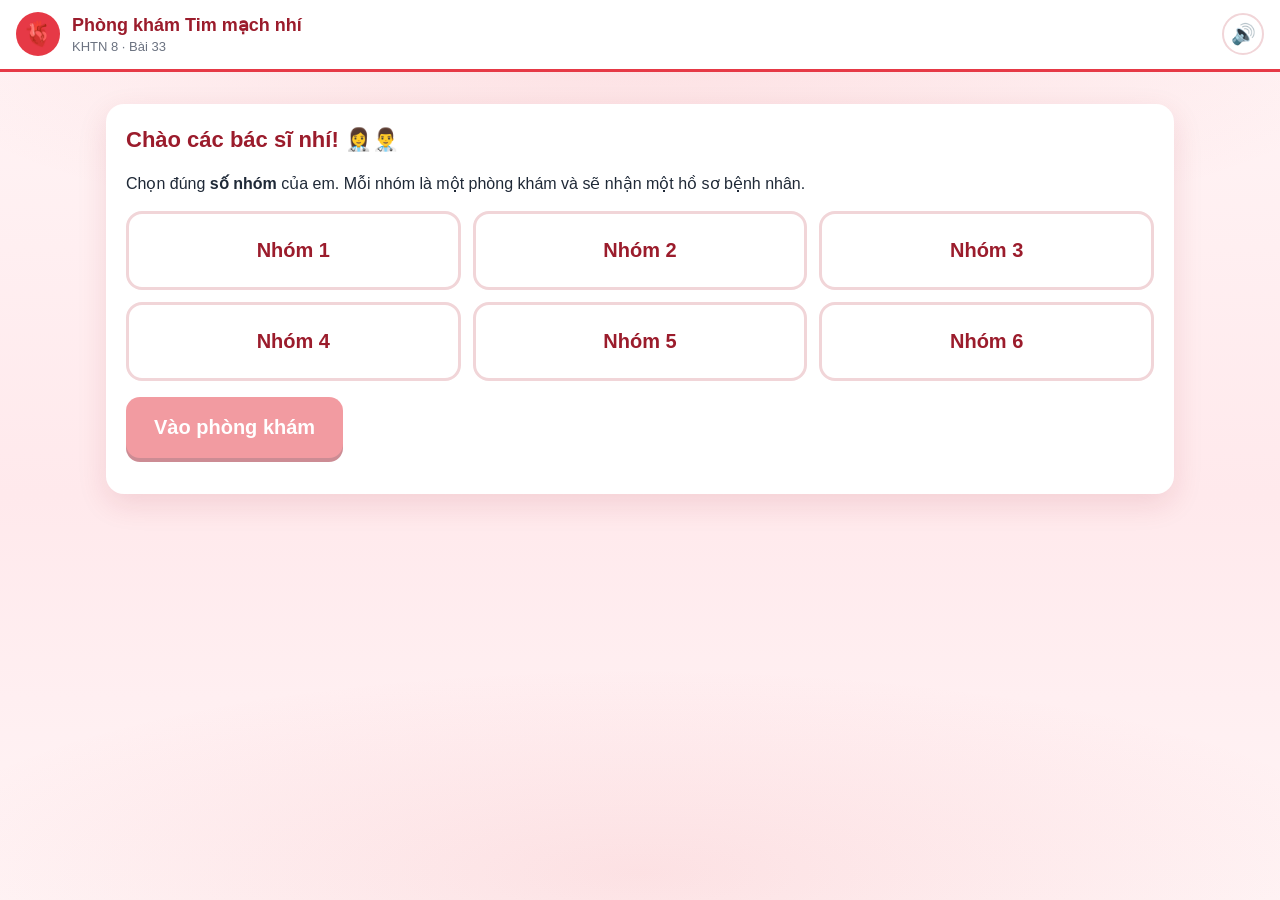
<file: index.html>
<!DOCTYPE html>
<html lang="vi">
<head>
<meta charset="UTF-8">
<meta name="viewport" content="width=device-width,initial-scale=1">
<title>Phòng khám Tim mạch nhí</title>
<link rel="stylesheet" href="css/style.css">
<link rel="stylesheet" href="css/hieu-ung.css">
</head>
<body>
<header class="dau">
  <div class="logo">🫀</div>
  <div><h1>Phòng khám Tim mạch nhí</h1><small id="dauPhu">KHTN 8 · Bài 33</small></div>
  <div class="phai"><span id="nhanNhom" class="the-nhom an"></span><span id="dongHo" class="dong-ho an">0:00</span></div>
</header>

<main class="khung">
  <!-- 0. Chọn nhóm -->
  <section id="mhVao" class="hop an">
    <h2>Chào các bác sĩ nhí! 👩‍⚕️👨‍⚕️</h2>
    <p>Chọn đúng <b>số nhóm</b> của em. Mỗi nhóm là một phòng khám và sẽ nhận một hồ sơ bệnh nhân.</p>
    <div class="luoi-nhom" id="luoiNhom"></div>
    <p style="margin-top:16px"><button class="nut to" id="nutVao" disabled>Vào phòng khám</button></p>
  </section>

  <!-- 1. Hồ sơ bệnh nhân: cảnh phòng khám -->
  <section id="mhHoSo" class="an">
    <div class="canh">
      <div class="canh-bien"><span class="den-do"></span>PHÒNG KHÁM TIM MẠCH NHÍ · PHÒNG SỐ <span id="soHS"></span></div>
      <div class="canh-chinh">
        <div class="bn"><div class="bn-anh" id="anhBN">🧑</div><br><span class="bn-ten" id="tenBN"></span></div>
        <div class="bong-thoai"><span class="nhan-benh">Bệnh nhân kể</span><p id="tinhHuong"></p></div>
        <div class="monitor" id="monitor">
          <div style="font-size:12px;opacity:.8">MÀN HÌNH THEO DÕI</div>
          <svg viewBox="0 0 300 70" preserveAspectRatio="none"><path id="duongTim" d=""/></svg>
          <div class="so"><b id="chiSo1"></b><span class="nhap">●</span></div>
          <div class="so"><span id="chiSo2"></span></div>
        </div>
      </div>
    </div>
    <div class="hop nhiem-vu lan" style="--i:4">
      <div class="bieu">🩺</div>
      <div>
        <h2 style="margin:0 0 6px">Nhiệm vụ của phòng khám</h2>
        Bệnh nhân được chẩn đoán mắc <b id="tenBenh" style="color:var(--do)"></b>. Hãy hoàn thiện hồ sơ bệnh bằng cách đặt <b>5 thẻ đúng</b> vào 5 mục.
        Trong kho có <b>3 thẻ “bẫy”</b>, đừng mắc lừa nhé! Thời gian: <b id="soPhut"></b> phút.
        <p style="margin:14px 0 0"><button class="nut to nut-nhip" id="nutBatDau">Bắt đầu khám ⏱️</button></p>
      </div>
    </div>
  </section>

  <!-- 2. Phiếu -->
  <section id="mhPhieu" class="an">
    <div class="hop" style="padding:14px 20px">
      <b id="tomTat"></b><div class="tien-do"><i id="tienDo" style="width:100%"></i></div>
      <div style="color:var(--mo);font-size:14px">Chạm vào một thẻ rồi chạm vào ô cần đặt (máy tính có thể kéo thả). Chạm vào ô đã có thẻ để gỡ thẻ ra.</div>
    </div>
    <div class="phieu">
      <div id="cacO"></div>
      <div class="kho-the"><h3>KHO THẺ (8 thẻ, có 3 thẻ bẫy)</h3><div id="khoThe"></div>
        <button class="nut to" id="nutNop" style="width:100%" disabled>Nộp phiếu</button>
      </div>
    </div>
  </section>

  <!-- 3. Kết quả phiếu -->
  <section id="mhKetQua" class="an">
    <div class="hop" style="text-align:center">
      <div>Kết quả chẩn đoán của Nhóm <span class="soNhom"></span></div>
      <div class="diem-to" id="khungDiem"><span id="diem">0</span>/100</div>
      <div id="loiKhen"></div><div id="conDau"></div>
    </div>
    <div class="hop"><h2>Hồ sơ bệnh hoàn chỉnh</h2><div id="dapAn"></div></div>
    <div class="hop"><h2>Vì sao các thẻ bẫy sai?</h2><div id="giaiNhieu"></div></div>
    <p style="text-align:center"><button class="nut to xanh" id="nutSangTK">Thiết kế sản phẩm của nhóm ✨</button></p>
  </section>

  <!-- 4. Thiết kế sản phẩm -->
  <section id="mhThietKe" class="an">
    <div class="hop">
      <h2>Bước 1. Chọn kiểu sản phẩm</h2>
      <p style="margin-top:0">Mỗi kiểu có 5 mẫu. Mẫu của nhóm em được bốc ngẫu nhiên nên sẽ khác các nhóm bạn.</p>
      <div class="chon-loai" id="chonLoai">
        <button data-loai="info"><div class="bt">📊</div><b>Infographic</b><span>Áp phích dọc, nhiều màu, dễ treo lớp</span></button>
        <button data-loai="mind"><div class="bt">🧠</div><b>Sơ đồ tư duy</b><span>Bệnh ở giữa, 5 nhánh toả ra</span></button>
        <button data-loai="phieu"><div class="bt">📋</div><b>Phiếu trình bày</b><span>Hồ sơ bệnh án hoàn chỉnh, gọn gàng</span></button>
      </div>
    </div>
    <div class="thiet-ke an" id="vungTK">
      <div class="xem-truoc" style="position:sticky"><div id="xemTruoc"></div>
        <div class="hang" style="margin-top:10px;justify-content:space-between"><span class="mau-ghi" id="tenMau"></span><button class="nut phu" id="nutTai">⬇️ Tải ảnh</button></div>
      </div>
      <div class="hop" style="margin-top:0">
        <h2>Bước 2. Làm cho sản phẩm thật “chất”</h2>
        <label class="o" for="oTieuDe">Tiêu đề sản phẩm</label>
        <input class="o" id="oTieuDe" maxlength="50">
        <div class="dem"><span id="demTD">0</span>/50</div>
        <label class="o" for="oThongDiep">Thông điệp gửi cả lớp (một câu khẩu hiệu thật ấn tượng)</label>
        <input class="o" id="oThongDiep" maxlength="60" placeholder="Ví dụ: Ăn nhạt hôm nay – Tim khỏe mai sau!">
        <div class="dem"><span id="demTDiep">0</span>/60</div>
        <label class="o">Bảng màu</label>
        <div class="bang-mau" id="bangMau"></div>
        <label class="o">Nội dung 5 mục (có thể viết lại bằng lời của nhóm, ngắn gọn)</label>
        <div id="suaND"></div>
        <p class="hang" style="margin-top:18px">
          <button class="nut to xanh" id="nutNopSP">📤 Nộp sản phẩm cho cô</button>
        </p>
        <div id="daNopSP" class="chi-dan an">✅ Đã nộp! Cô đã nhận được sản phẩm. Nhóm vẫn có thể sửa và bấm nộp lại, cô sẽ thấy bản mới nhất.</div>
      </div>
    </div>
  </section>
</main>

<script src="js/du-lieu.js"></script>
<script src="js/mau.js"></script>
<script src="js/mau-moi.js"></script>
<script src="js/ket-noi.js"></script>
<script src="js/hieu-ung.js"></script>
<script src="js/am-thanh.js"></script>
<script src="js/hoc-sinh.js"></script>
</body>
</html>
</file>
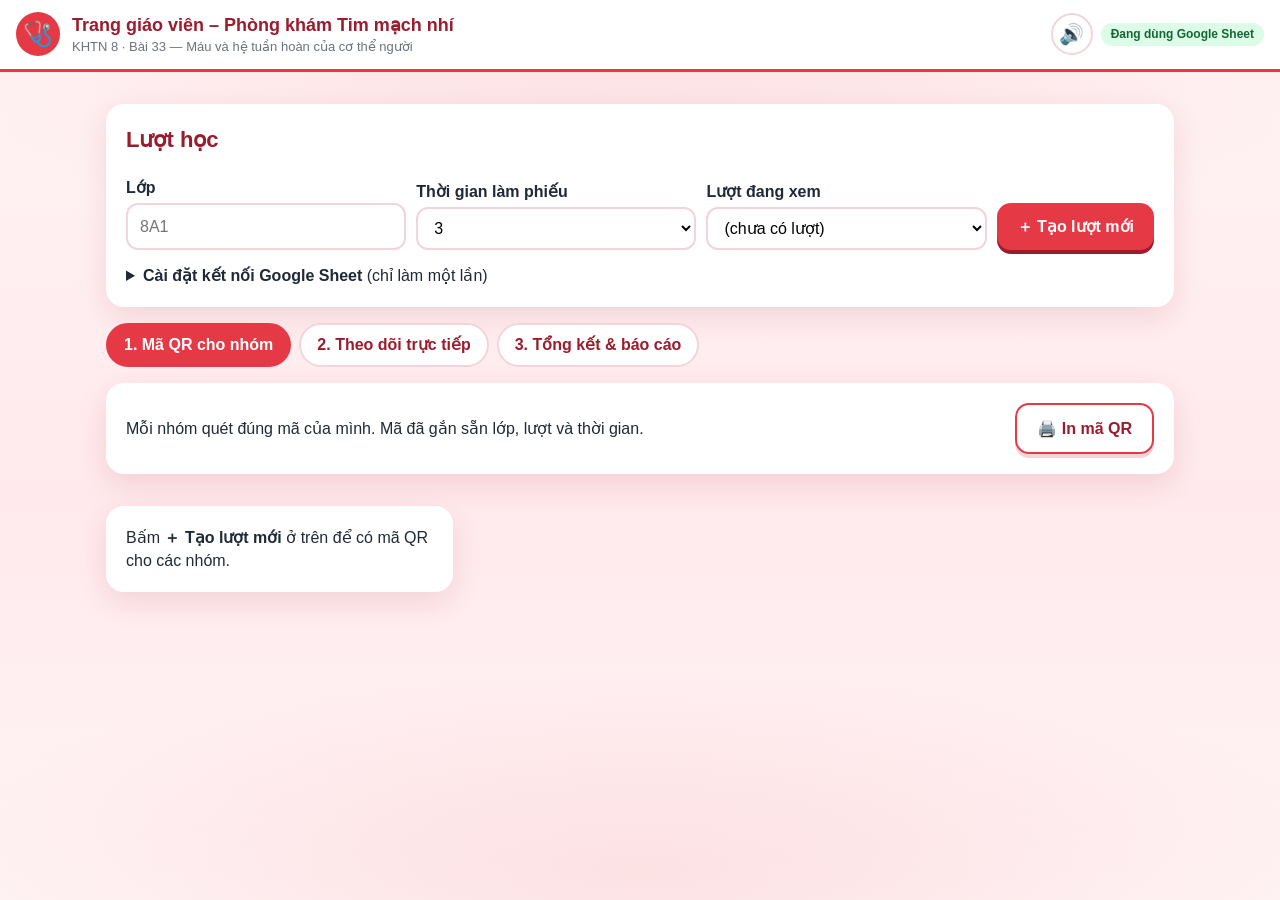
<file: giao-vien.html>
<!DOCTYPE html>
<html lang="vi">
<head>
<meta charset="UTF-8">
<meta name="viewport" content="width=device-width,initial-scale=1">
<title>Trang giáo viên – Phòng khám Tim mạch nhí</title>
<link rel="stylesheet" href="css/style.css">
<link rel="stylesheet" href="css/hieu-ung.css">
<style>
  .tab{display:flex;gap:8px;flex-wrap:wrap;margin:16px 0}
  .tab button{border:2px solid var(--vien);background:#fff;border-radius:999px;padding:8px 16px;font-weight:bold;color:var(--do-dam)}
  .tab button.chon{background:var(--do);border-color:var(--do);color:#fff}
  .luoi-2{display:grid;grid-template-columns:1fr 1fr 1fr auto;gap:10px;align-items:end}
  @media(max-width:800px){.luoi-2{grid-template-columns:1fr 1fr}}
</style>
</head>
<body>
<header class="dau">
  <div class="logo">🩺</div>
  <div><h1>Trang giáo viên – Phòng khám Tim mạch nhí</h1><small id="dauPhu"></small></div>
  <div class="phai"><span id="cheDo" class="trang-thai"></span></div>
</header>

<main class="khung">
  <section class="hop khong-in">
    <h2>Lượt học</h2>
    <div class="luoi-2">
      <div><label class="o" for="oLop">Lớp</label><input class="o" id="oLop" placeholder="8A1" maxlength="10"></div>
      <div><label class="o" for="oPhut">Thời gian làm phiếu</label>
        <select class="o" id="oPhut"><option>2</option><option selected>3</option><option>4</option><option>5</option><option>7</option><option>10</option></select></div>
      <div><label class="o" for="oLuot">Lượt đang xem</label><select class="o" id="oLuot"></select></div>
      <button class="nut" id="nutTaoLuot">＋ Tạo lượt mới</button>
    </div>
    <details style="margin-top:14px">
      <summary><b>Cài đặt kết nối Google Sheet</b> (chỉ làm một lần)</summary>
      <label class="o" for="oUrl">URL ứng dụng web Apps Script</label>
      <input class="o" id="oUrl" placeholder="https://script.google.com/macros/s/…/exec">
      <label class="o" for="oMK">Mật khẩu xem kết quả (đã đặt trong Apps Script)</label>
      <input class="o" id="oMK" type="password" autocomplete="off">
      <p class="hang" style="margin-top:10px"><button class="nut phu" id="nutLuuCD">Lưu cài đặt</button>
      <span style="color:var(--mo);font-size:14px">Để trống URL = chế độ thử trên một máy (học sinh và giáo viên mở cùng trình duyệt).</span></p>
    </details>
  </section>

  <nav class="tab khong-in" id="tab">
    <button data-tab="qr" class="chon">1. Mã QR cho nhóm</button>
    <button data-tab="theo">2. Theo dõi trực tiếp</button>
    <button data-tab="bc">3. Tổng kết & báo cáo</button>
  </nav>

  <section id="tabQr">
    <div class="hop khong-in hang" style="justify-content:space-between">
      <div>Mỗi nhóm quét đúng mã của mình. Mã đã gắn sẵn lớp, lượt và thời gian.</div>
      <div class="hang"><button class="nut phu" onclick="window.print()">🖨️ In mã QR</button></div>
    </div>
    <div class="qr-luoi" id="qrLuoi"></div>
  </section>

  <section id="tabTheo" class="an">
    <div class="so-lieu" id="soLieu"></div>
    <div class="hop hang khong-in" style="justify-content:space-between;padding:12px 20px">
      <span id="capNhatLuc" style="color:var(--mo)"></span>
      <div class="hang">
        <button class="nut xanh" id="nutTrinhChieu">🎬 Trình chiếu sản phẩm</button>
        <button class="nut phu" id="nutMau">Dữ liệu mẫu</button>
        <button class="nut phu" id="nutXoa">Xoá dữ liệu thử</button>
      </div>
    </div>
    <div class="luoi-gv" id="luoiGV"></div>
  </section>

  <section id="tabBc" class="an">
    <div class="hop"><h2>Tổng kết lượt <span id="bcLuot"></span></h2><div id="bcTong"></div></div>
    <div class="hop"><h2>Tỉ lệ đúng từng mục</h2><div id="bcMuc"></div></div>
    <div class="hop"><h2>Bảng kết quả các nhóm</h2><div id="bcBang"></div></div>
    <p class="khong-in"><button class="nut" onclick="window.print()">🖨️ In báo cáo</button></p>
  </section>
</main>

<div class="trinh-chieu an" id="tc">
  <div class="san" id="tcSan"></div>
  <div class="ben">
    <div class="hang" style="justify-content:space-between"><b id="tcTen" style="font-size:22px;color:var(--do-dam)"></b><button class="nut phu" id="tcDong">✕ Đóng</button></div>
    <p id="tcThongTin" style="color:var(--mo)"></p>
    <h3>Chấm sản phẩm</h3>
    <div id="tcCham"></div>
    <p><b>Tổng: <span id="tcTong">0</span>/20</b></p>
    <label class="o" for="tcNX">Nhận xét</label>
    <textarea class="o" id="tcNX" rows="3"></textarea>
    <div class="hang" style="margin-top:14px"><button class="nut phu" id="tcTruoc">◀ Nhóm trước</button><button class="nut" id="tcSau">Nhóm sau ▶</button></div>
    <p style="font-size:13px;color:var(--mo)">Phím ← → để chuyển nhóm, Esc để đóng.</p>
  </div>
</div>

<script src="js/du-lieu.js"></script>
<script src="js/mau.js"></script>
<script src="js/mau-moi.js"></script>
<script src="js/qr.js"></script>
<script src="js/ket-noi.js"></script>
<script src="js/hieu-ung.js"></script>
<script src="js/am-thanh.js"></script>
<script src="js/giao-vien.js"></script>
</body>
</html>
</file>
<file: css/style.css>
:root{
  --do:#E63946; --do-dam:#9B1C2C; --hong:#FFE3E6; --nen:#FFF7F7; --chu:#1F2937; --mo:#6B7280;
  --xanh:#2A9D8F; --vang:#F4A261; --tim:#6D28D9; --vien:#F1D5D8; --trang:#fff;
  --bong:0 10px 30px rgba(155,28,44,.12); --r:18px;
}
*{box-sizing:border-box}
html,body{margin:0}
body{font-family:Arial,'Segoe UI',Helvetica,sans-serif;color:var(--chu);background:var(--nen);
  background-image:radial-gradient(circle at 10% 0%,#FFE0E4 0,transparent 40%),radial-gradient(circle at 100% 100%,#E3F4F1 0,transparent 40%);
  min-height:100vh;line-height:1.45}
button{font:inherit;cursor:pointer}
input,textarea,select{font:inherit}
.an{display:none!important}
.khung{max-width:1100px;margin:0 auto;padding:16px}
.dau{display:flex;align-items:center;gap:12px;padding:12px 16px;background:var(--trang);border-bottom:3px solid var(--do);position:sticky;top:0;z-index:5}
.dau .logo{width:44px;height:44px;border-radius:50%;background:var(--do);display:grid;place-items:center;font-size:24px;flex:none}
.dau h1{font-size:18px;margin:0;color:var(--do-dam)}
.dau small{color:var(--mo);display:block;font-size:13px}
.dau .phai{margin-left:auto;display:flex;gap:8px;align-items:center}
.the-nhom{background:var(--do);color:#fff;border-radius:999px;padding:6px 14px;font-weight:bold;white-space:nowrap}
.dong-ho{font-variant-numeric:tabular-nums;font-weight:bold;font-size:22px;padding:6px 14px;border-radius:12px;background:var(--hong);color:var(--do-dam);min-width:88px;text-align:center}
.dong-ho.gap{background:var(--do);color:#fff;animation:nhip 1s infinite}
@keyframes nhip{50%{transform:scale(1.06)}}
.hop{background:var(--trang);border-radius:var(--r);box-shadow:var(--bong);padding:20px;margin:16px 0}
.hop h2{margin:0 0 8px;color:var(--do-dam);font-size:22px}
.nut{border:0;border-radius:14px;padding:12px 20px;font-weight:bold;background:var(--do);color:#fff;box-shadow:0 4px 0 var(--do-dam);transition:transform .08s}
.nut:active{transform:translateY(3px);box-shadow:0 1px 0 var(--do-dam)}
.nut:disabled{opacity:.5;cursor:not-allowed}
.nut.phu{background:#fff;color:var(--do-dam);border:2px solid var(--do);box-shadow:0 4px 0 var(--vien)}
.nut.xanh{background:var(--xanh);box-shadow:0 4px 0 #1d6f65}
.nut.to{font-size:20px;padding:16px 28px}
.hang{display:flex;gap:10px;flex-wrap:wrap;align-items:center}
.luoi-nhom{display:grid;grid-template-columns:repeat(3,1fr);gap:12px}
.luoi-nhom button{padding:22px 8px;border-radius:16px;border:3px solid var(--vien);background:#fff;font-size:20px;font-weight:bold;color:var(--do-dam)}
.luoi-nhom button.chon{border-color:var(--do);background:var(--hong)}
label.o{display:block;font-weight:bold;margin:12px 0 4px}
input.o,textarea.o,select.o{width:100%;padding:10px 12px;border:2px solid var(--vien);border-radius:12px;background:#fff}
input.o:focus,textarea.o:focus{outline:none;border-color:var(--do)}

/* Hồ sơ bệnh nhân */
.ho-so{display:grid;grid-template-columns:120px 1fr;gap:18px;align-items:center}
.ho-so .anh{width:120px;height:120px;border-radius:24px;background:var(--hong);display:grid;place-items:center;font-size:64px}
.nhan-benh{display:inline-block;background:var(--do);color:#fff;border-radius:999px;padding:4px 12px;font-size:14px;font-weight:bold}
.tinh-huong{font-size:18px;margin:8px 0 0}
.chi-dan{background:#FFF8E6;border-left:5px solid var(--vang);padding:10px 14px;border-radius:10px;margin-top:14px}

/* Phiếu kéo thẻ */
.phieu{display:grid;grid-template-columns:1.25fr 1fr;gap:16px}
.o-muc{display:grid;grid-template-columns:150px 1fr;border:2px dashed var(--vien);border-radius:14px;margin-bottom:10px;min-height:74px;background:#fff;overflow:hidden;cursor:pointer;transition:border-color .15s,background .15s}
.o-muc .ten{background:var(--hong);padding:10px;font-weight:bold;color:var(--do-dam);display:flex;gap:6px;align-items:center;font-size:15px}
.o-muc .ruot{padding:10px;display:flex;align-items:center;color:var(--mo);font-style:italic}
.o-muc.co .ruot{color:var(--chu);font-style:normal;font-weight:bold}
.o-muc.co{border-style:solid;border-color:#F5B5BC}
.o-muc.cho{border-color:var(--do);background:#FFF0F2;box-shadow:0 0 0 4px rgba(230,57,70,.15)}
.o-muc.dung{border:3px solid #16A34A}
.o-muc.dung .ten{background:#DCFCE7;color:#14532D}
.o-muc.sai{border:3px solid #DC2626}
.o-muc.sai .ten{background:#FEE2E2}
.kho-the h3{margin:0 0 8px;font-size:16px;color:var(--mo)}
.the{display:block;width:100%;text-align:left;padding:12px 14px;margin-bottom:10px;background:#fff;border:2px solid #E5E7EB;border-radius:14px;font-weight:bold;box-shadow:0 3px 0 #E5E7EB;transition:transform .1s}
.the:hover{transform:translateY(-2px)}
.the.chon{border-color:var(--do);background:var(--hong);box-shadow:0 3px 0 var(--do)}
.the.da-dung{opacity:.35}
.the[draggable=true]{cursor:grab}

/* Kết quả */
.diem-to{font-size:56px;font-weight:bold;color:var(--do)}
.giai{font-size:14px;color:#374151;margin:4px 0 0;font-style:normal;font-weight:normal}
.nhieu-giai{background:#F9FAFB;border-radius:12px;padding:10px 14px;margin:8px 0}
.nhieu-giai b{color:#B91C1C}

/* Thiết kế */
.chon-loai{display:grid;grid-template-columns:repeat(3,1fr);gap:12px}
.chon-loai button{background:#fff;border:3px solid var(--vien);border-radius:18px;padding:16px;text-align:left}
.chon-loai button .bt{font-size:36px}
.chon-loai button b{display:block;font-size:18px;margin:4px 0}
.chon-loai button span{color:var(--mo);font-size:14px}
.chon-loai button.chon{border-color:var(--do);background:var(--hong)}
.thiet-ke{display:grid;grid-template-columns:360px 1fr;gap:18px;align-items:start}
.xem-truoc{background:#fff;border-radius:16px;box-shadow:var(--bong);padding:10px;position:sticky;top:84px}
.xem-truoc svg{width:100%;height:auto;display:block;border-radius:8px}
.mau-ghi{display:inline-block;background:var(--tim);color:#fff;border-radius:999px;padding:4px 12px;font-size:14px;font-weight:bold}
.bang-mau{display:flex;gap:10px}
.bang-mau button{width:46px;height:46px;border-radius:50%;border:3px solid #fff;box-shadow:0 0 0 2px #E5E7EB}
.bang-mau button.chon{box-shadow:0 0 0 4px var(--chu)}
.dem{font-size:12px;color:var(--mo);text-align:right}

/* Trang giáo viên */
.luoi-gv{display:grid;grid-template-columns:repeat(3,1fr);gap:14px}
.o-gv{background:#fff;border-radius:16px;box-shadow:var(--bong);overflow:hidden;display:flex;flex-direction:column}
.o-gv .tren{padding:12px 14px;display:flex;justify-content:space-between;align-items:center;border-bottom:1px solid #F3F4F6}
.o-gv .tren b{font-size:18px;color:var(--do-dam)}
.o-gv .anh-sp{aspect-ratio:4/5;background:#F9FAFB;display:grid;place-items:center;color:var(--mo);cursor:pointer;overflow:hidden}
.o-gv .anh-sp svg{width:100%;height:100%;object-fit:contain}
.o-gv .duoi{padding:10px 14px;font-size:14px;color:var(--mo);display:flex;justify-content:space-between;gap:8px}
.trang-thai{border-radius:999px;padding:3px 10px;font-size:12px;font-weight:bold;background:#F3F4F6;color:#6B7280}
.trang-thai.vao{background:#FEF3C7;color:#92400E}
.trang-thai.phieu{background:#DBEAFE;color:#1E40AF}
.trang-thai.sp{background:#DCFCE7;color:#166534}
.so-lieu{display:grid;grid-template-columns:repeat(4,1fr);gap:12px}
.so-lieu div{background:#fff;border-radius:14px;padding:12px;box-shadow:var(--bong)}
.so-lieu b{display:block;font-size:28px;color:var(--do)}
.so-lieu span{font-size:13px;color:var(--mo)}
.qr-luoi{display:grid;grid-template-columns:repeat(3,1fr);gap:14px}
.qr-o{background:#fff;border-radius:16px;padding:14px;text-align:center;border:2px solid var(--vien)}
.qr-o svg{width:100%;max-width:220px;height:auto}
.qr-o b{display:block;font-size:22px;color:var(--do-dam)}
.qr-o small{word-break:break-all;color:var(--mo);font-size:11px}
.trinh-chieu{position:fixed;inset:0;background:#111827;z-index:50;display:grid;grid-template-columns:1fr 340px}
.trinh-chieu .san{display:grid;place-items:center;padding:20px;overflow:hidden}
.trinh-chieu .san svg{max-width:100%;max-height:calc(100vh - 40px);width:auto;height:auto;background:#fff;border-radius:10px}
.trinh-chieu .ben{background:#fff;padding:20px;overflow:auto}
.sao{display:flex;gap:4px}
.sao button{border:0;background:none;font-size:26px;color:#D1D5DB;padding:0 2px}
.sao button.bat{color:#F59E0B}
.thong-bao{position:fixed;left:50%;bottom:24px;transform:translateX(-50%);background:var(--chu);color:#fff;padding:12px 20px;border-radius:12px;z-index:99;box-shadow:var(--bong)}
table.bc{width:100%;border-collapse:collapse;font-size:14px}
table.bc th,table.bc td{border:1px solid #E5E7EB;padding:8px;text-align:left}
table.bc th{background:var(--hong)}
.thanh{height:12px;background:#F3F4F6;border-radius:6px;overflow:hidden}
.thanh i{display:block;height:100%;background:var(--do)}

@media (max-width:800px){
  .phieu,.thiet-ke{grid-template-columns:1fr}
  .xem-truoc{position:static}
  .o-muc{grid-template-columns:110px 1fr}
  .luoi-gv,.qr-luoi{grid-template-columns:repeat(2,1fr)}
  .so-lieu{grid-template-columns:repeat(2,1fr)}
  .chon-loai{grid-template-columns:1fr}
  .ho-so{grid-template-columns:80px 1fr}.ho-so .anh{width:80px;height:80px;font-size:44px}
  .trinh-chieu{grid-template-columns:1fr;grid-template-rows:1fr auto}
  .dau h1{font-size:15px}
}
@media print{
  .dau,.khong-in,.nut{display:none!important}
  body{background:#fff}
  .hop{box-shadow:none;border:1px solid #ddd;break-inside:avoid}
  .qr-o{break-inside:avoid}
}
</file>
<file: css/hieu-ung.css>
/* ===================== BỐI CẢNH + HIỆU ỨNG CHUYỂN ĐỘNG ===================== */

/* ---- Nền: lòng mạch máu với hồng cầu trôi ---- */
.nen-dong{position:fixed;inset:0;z-index:-1;overflow:hidden;pointer-events:none;
  background:linear-gradient(180deg,#FFF5F6 0%,#FFE9EC 55%,#FFF5F6 100%)}
.nen-dong::before,.nen-dong::after{content:"";position:absolute;left:-10%;right:-10%;height:46vh;border-radius:50%;
  background:radial-gradient(ellipse at center,rgba(230,57,70,.10),transparent 70%)}
.nen-dong::before{top:-18vh}.nen-dong::after{bottom:-20vh}
.hong-cau{position:absolute;left:-80px;border-radius:50%;
  background:radial-gradient(circle at 50% 50%,#C81E33 0 28%,#E63946 30% 62%,#B5172B 64%);
  box-shadow:inset -4px -4px 8px rgba(0,0,0,.18),0 4px 10px rgba(155,28,44,.18);
  opacity:.28;animation:troi linear infinite}
.hong-cau.trang{background:radial-gradient(circle at 40% 40%,#fff,#EEF2FF 60%,#C7D2FE);opacity:.45}
@keyframes troi{
  0%{transform:translateX(0) translateY(0) rotate(0)}
  25%{transform:translateX(30vw) translateY(-18px) rotate(90deg)}
  50%{transform:translateX(60vw) translateY(12px) rotate(180deg)}
  75%{transform:translateX(90vw) translateY(-10px) rotate(270deg)}
  100%{transform:translateX(calc(100vw + 160px)) translateY(0) rotate(360deg)}}
.dien-tim-nen{position:absolute;left:0;right:0;bottom:6vh;width:100%;height:90px;opacity:.22}
.dien-tim-nen path{fill:none;stroke:#E63946;stroke-width:3;stroke-dasharray:3200;stroke-dashoffset:3200;animation:ve-dien 5s linear infinite}
@keyframes ve-dien{to{stroke-dashoffset:0}}
body{background:none!important}

/* ---- Logo tim đập ---- */
.dau .logo{animation:dap 1.1s ease-in-out infinite;box-shadow:0 0 0 0 rgba(230,57,70,.45)}
@keyframes dap{0%,40%,100%{transform:scale(1);box-shadow:0 0 0 0 rgba(230,57,70,.45)}
  12%{transform:scale(1.14)}24%{transform:scale(.98)}32%{transform:scale(1.08);box-shadow:0 0 0 10px rgba(230,57,70,0)}}
.dien-tim-dau{width:120px;height:30px;flex:none}
.dien-tim-dau path{fill:none;stroke:var(--do);stroke-width:2.5;stroke-dasharray:260;stroke-dashoffset:260;animation:ve-dien 1.8s linear infinite}
@media(max-width:800px){.dien-tim-dau{display:none}}

/* ---- Chuyển màn ---- */
.vao-man{animation:vao-man .55s cubic-bezier(.2,.8,.2,1) both}
@keyframes vao-man{from{opacity:0;transform:translateY(24px) scale(.98)}to{opacity:1;transform:none}}
.lan{animation:len .55s cubic-bezier(.2,.8,.2,1) both;animation-delay:calc(var(--i,0) * 90ms)}
@keyframes len{from{opacity:0;transform:translateY(22px)}to{opacity:1;transform:none}}

/* ---- Màn chào: xe cứu thương ---- */
.man-chao{position:fixed;inset:0;z-index:80;display:grid;place-items:center;background:rgba(17,24,39,.78);backdrop-filter:blur(3px);animation:mo-dan .3s both}
.man-chao.dong,.chan-doan.dong{animation:tat-dan .4s both}
.chan-doan{animation:mo-dan .3s both}
@keyframes mo-dan{from{opacity:0}}@keyframes tat-dan{to{opacity:0;visibility:hidden}}
.man-chao .duong{position:relative;width:min(640px,92vw);height:150px;overflow:hidden;border-bottom:6px dashed rgba(255,255,255,.35)}
.man-chao .xe{position:absolute;bottom:4px;font-size:96px;line-height:1;animation:xe-chay 1.7s cubic-bezier(.3,.6,.4,1) both;transform:scaleX(-1)}
@keyframes xe-chay{0%{left:-130px}70%{left:calc(50% - 50px)}80%{left:calc(50% - 46px)}100%{left:calc(50% - 50px)}}
.man-chao .den{position:absolute;bottom:92px;width:20px;height:12px;border-radius:6px;background:#3B82F6;animation:nhay .3s steps(2) infinite;left:0;opacity:0}
.man-chao .chu-chao{color:#fff;text-align:center;font-size:clamp(22px,4vw,34px);font-weight:bold;margin-top:18px;animation:len .5s .9s both}
.man-chao .chu-chao small{display:block;font-size:16px;font-weight:normal;opacity:.85;margin-top:6px}
@keyframes nhay{50%{background:#EF4444}}

/* ---- Cảnh phòng khám ---- */
.canh{position:relative;border-radius:24px;overflow:hidden;margin:16px 0;box-shadow:var(--bong);
  background:linear-gradient(180deg,#E0F2F1 0 58%,#F6E7D8 58% 100%)}
.canh::before{content:"";position:absolute;left:0;right:0;top:58%;height:8px;background:#D9C2A7}
.canh-bien{position:relative;z-index:1;margin:16px auto 0;width:max-content;max-width:92%;background:#fff;border:4px solid var(--do);border-radius:14px;padding:8px 20px;
  font-weight:bold;color:var(--do-dam);display:flex;gap:10px;align-items:center;animation:lac 3s ease-in-out infinite;transform-origin:top center}
.canh-bien .den-do{width:12px;height:12px;border-radius:50%;background:#EF4444;box-shadow:0 0 10px #EF4444;animation:chop 1s infinite}
@keyframes chop{50%{opacity:.25;box-shadow:none}}
@keyframes lac{0%,100%{transform:rotate(-1.2deg)}50%{transform:rotate(1.2deg)}}
.canh-chinh{position:relative;z-index:1;display:grid;grid-template-columns:200px 1fr 230px;gap:18px;align-items:end;padding:18px 22px 22px}
.bn{text-align:center;animation:bn-vao .8s .15s cubic-bezier(.2,.9,.3,1.2) both}
@keyframes bn-vao{from{opacity:0;transform:translateX(-120px)}to{opacity:1;transform:none}}
.bn-anh{font-size:110px;line-height:1;display:inline-block;animation:tho 3s ease-in-out infinite;filter:drop-shadow(0 8px 6px rgba(0,0,0,.15))}
@keyframes tho{0%,100%{transform:translateY(0) scale(1)}50%{transform:translateY(-4px) scale(1.02)}}
.bn-ten{margin-top:6px;background:#fff;border-radius:999px;padding:4px 12px;font-weight:bold;display:inline-block;box-shadow:0 3px 8px rgba(0,0,0,.08)}
.bong-thoai{position:relative;background:#fff;border-radius:22px;padding:16px 20px;box-shadow:0 8px 20px rgba(0,0,0,.08);align-self:center;min-height:120px;animation:len .5s .5s both}
.bong-thoai::before{content:"";position:absolute;left:-14px;bottom:28px;border:14px solid transparent;border-right-color:#fff;border-left:0}
.bong-thoai .nhan-benh{margin-bottom:6px}
.bong-thoai p{margin:0;font-size:18px;min-height:3em}
.bong-thoai .con-tro{display:inline-block;width:2px;height:1.1em;background:var(--do);vertical-align:-2px;animation:chop .7s steps(1) infinite}
.monitor{background:#0F172A;border-radius:16px;padding:12px;border:6px solid #334155;color:#A7F3D0;font-family:'Courier New',monospace;animation:len .5s .3s both;box-shadow:0 10px 20px rgba(0,0,0,.25)}
.monitor svg{width:100%;height:70px;display:block}
.monitor svg path{fill:none;stroke:#34D399;stroke-width:2.5;stroke-dasharray:600;stroke-dashoffset:600;animation:ve-dien var(--toc,2s) linear infinite;filter:drop-shadow(0 0 3px #34D399)}
.monitor.canh-bao svg path{stroke:#F87171;filter:drop-shadow(0 0 3px #F87171)}
.monitor .so{display:flex;justify-content:space-between;gap:6px;font-size:13px;margin-top:6px}
.monitor .so b{color:#FDE68A}
.monitor .so .nhap{animation:chop 1.2s infinite}
.nhiem-vu{display:grid;grid-template-columns:auto 1fr;gap:16px;align-items:center}
.nhiem-vu .bieu{font-size:54px;animation:dung-dua 2.4s ease-in-out infinite}
@keyframes dung-dua{0%,100%{transform:rotate(-8deg)}50%{transform:rotate(8deg)}}
.nut-nhip{animation:nut-nhip 1.6s ease-in-out infinite}
@keyframes nut-nhip{0%,100%{box-shadow:0 4px 0 var(--do-dam),0 0 0 0 rgba(230,57,70,.5)}50%{box-shadow:0 4px 0 var(--do-dam),0 0 0 14px rgba(230,57,70,0)}}
@media(max-width:800px){
  .canh-chinh{grid-template-columns:1fr;text-align:center}
  .bong-thoai::before{display:none}
  .bn-anh{font-size:80px}
  .nhiem-vu{grid-template-columns:1fr;text-align:center}
}

/* ---- Phiếu: chia thẻ, chọn thẻ, bay vào ô ---- */
.the.chia{animation:chia-the .5s cubic-bezier(.2,.9,.3,1.2) both;animation-delay:calc(var(--i,0) * 70ms)}
@keyframes chia-the{from{opacity:0;transform:translate(120px,-40px) rotate(12deg) scale(.8)}to{opacity:1;transform:none}}
.the.chon{animation:lac-the .5s ease-in-out infinite}
@keyframes lac-the{0%,100%{transform:rotate(-1.5deg) translateY(-2px)}50%{transform:rotate(1.5deg) translateY(-2px)}}
.o-muc.chia{animation:len .45s both;animation-delay:calc(var(--i,0) * 80ms)}
.o-muc.cho{animation:cho-the 1s ease-in-out infinite}
@keyframes cho-the{50%{box-shadow:0 0 0 8px rgba(230,57,70,.08)}}
.o-muc.pop .ruot{animation:pop .4s cubic-bezier(.2,.9,.3,1.4)}
@keyframes pop{0%{transform:scale(.6);opacity:.2}100%{transform:none;opacity:1}}
.the-bay{position:fixed;z-index:70;pointer-events:none;margin:0;box-shadow:0 14px 30px rgba(155,28,44,.3)!important;border-color:var(--do)!important;background:var(--hong)!important}
.dong-ho-vong{position:relative}
.tien-do{height:6px;background:#FDE2E4;border-radius:3px;overflow:hidden;margin-top:8px}
.tien-do i{display:block;height:100%;background:linear-gradient(90deg,#2A9D8F,#F4A261,#E63946);transition:width .5s linear}

/* ---- Màn chẩn đoán + kết quả ---- */
.chan-doan{position:fixed;inset:0;z-index:80;display:grid;place-items:center;background:rgba(15,23,42,.88);color:#fff;text-align:center}
.chan-doan .may{position:relative;width:220px;height:260px;border-radius:24px;border:4px solid #34D399;overflow:hidden;display:grid;place-items:center;font-size:120px;background:#0F172A}
.chan-doan .tia{position:absolute;left:0;right:0;height:40px;background:linear-gradient(180deg,transparent,rgba(52,211,153,.6),transparent);animation:quet 1s ease-in-out infinite alternate}
@keyframes quet{from{top:-40px}to{top:100%}}
.chan-doan p{font-size:22px;font-weight:bold;margin-top:18px}
.chan-doan p span{animation:chop 1s infinite}
.hien-dan{animation:hien-dan .5s cubic-bezier(.2,.9,.3,1.2) both;animation-delay:calc(var(--i,0) * 220ms + 150ms)}
@keyframes hien-dan{from{opacity:0;transform:translateX(-30px) scale(.97)}to{opacity:1;transform:none}}
.dau-moc{position:absolute;right:14px;top:50%;font-size:34px;transform:translateY(-50%) scale(0) rotate(-30deg);animation:dong-dau .35s cubic-bezier(.2,.9,.3,1.6) forwards;animation-delay:calc(var(--i,0) * 220ms + 550ms)}
@keyframes dong-dau{to{transform:translateY(-50%) scale(1) rotate(-8deg)}}
.o-muc{position:relative}
.diem-to{display:inline-block}
.diem-to.nay{animation:nay .6s cubic-bezier(.2,.9,.3,1.6)}
@keyframes nay{0%{transform:scale(.4)}100%{transform:none}}
.con-dau{display:inline-block;border:5px solid #16A34A;color:#16A34A;border-radius:12px;padding:6px 16px;font-weight:bold;font-size:22px;transform:rotate(-8deg);
  animation:dong-dau-to .45s 1.6s cubic-bezier(.2,.9,.3,1.6) both;margin-top:10px;letter-spacing:1px}
.con-dau.cam{border-color:#EA580C;color:#EA580C}
@keyframes dong-dau-to{from{opacity:0;transform:scale(2.4) rotate(-20deg)}to{opacity:1;transform:rotate(-8deg)}}
.phao-giay{position:fixed;top:-20px;width:10px;height:16px;z-index:90;pointer-events:none;animation:roi linear forwards}
@keyframes roi{to{transform:translateY(110vh) rotate(720deg)}}

/* ---- Thiết kế ---- */
.chon-loai button{transition:transform .2s,box-shadow .2s,border-color .2s}
.chon-loai button:hover{transform:translateY(-4px) rotate(-.5deg);box-shadow:0 12px 24px rgba(155,28,44,.15)}
.chon-loai button .bt{display:inline-block;transition:transform .3s}
.chon-loai button:hover .bt,.chon-loai button.chon .bt{transform:scale(1.2) rotate(-8deg)}
.boc-mau{animation:boc .7s cubic-bezier(.2,.8,.2,1)}
@keyframes boc{0%{transform:perspective(900px) rotateY(90deg) scale(.9);opacity:0}100%{transform:none;opacity:1}}
.xao-tron{position:absolute;inset:10px;display:grid;place-items:center;background:rgba(255,255,255,.92);border-radius:12px;font-size:20px;font-weight:bold;color:var(--tim);z-index:2}
.xao-tron b{font-size:64px;display:block;animation:lac-xuc .15s infinite}
@keyframes lac-xuc{50%{transform:rotate(10deg) scale(1.1)}}
.may-bay{position:fixed;z-index:90;font-size:48px;pointer-events:none;animation:bay 1.2s cubic-bezier(.5,0,.8,.4) forwards}
@keyframes bay{0%{transform:translate(0,0) rotate(0)}30%{transform:translate(-30px,20px) rotate(-10deg)}100%{transform:translate(70vw,-80vh) rotate(25deg);opacity:0}}

/* ---- Trang giáo viên ---- */
.o-gv{transition:transform .25s,box-shadow .25s}
.o-gv:hover{transform:translateY(-4px)}
.o-gv.moi{animation:moi 1.4s ease-out}
@keyframes moi{0%{box-shadow:0 0 0 0 rgba(42,157,143,.7)}40%{box-shadow:0 0 0 14px rgba(42,157,143,0);transform:scale(1.03)}100%{transform:none}}
.trinh-chieu .san svg{animation:truot-vao .5s cubic-bezier(.2,.8,.2,1)}
@keyframes truot-vao{from{opacity:0;transform:translateX(60px) scale(.96)}to{opacity:1;transform:none}}
.so-lieu b{transition:color .3s}

@media (prefers-reduced-motion:reduce){
  *,*::before,*::after{animation-duration:.01ms!important;animation-iteration-count:1!important;transition:none!important}
  .hong-cau{display:none}
}
@media(max-width:800px){.canh-bien{font-size:13px;padding:6px 12px;white-space:nowrap}}
.nut-am{border:2px solid var(--vien);background:#fff;border-radius:50%;width:42px;height:42px;font-size:20px;display:grid;place-items:center;padding:0;flex:none}
.nut-am:active{transform:scale(.92)}

/* ---- Cảnh xe cứu thương (khoảng 8 giây) ---- */
.canh-xe{position:relative;width:min(780px,94vw);text-align:center;color:#fff}
.canh-xe .pho{display:flex;gap:46px;font-size:54px;white-space:nowrap;opacity:.85;animation:pho-troi 3.6s cubic-bezier(.2,.6,.4,1) both;justify-content:flex-start;padding-left:20px}
@keyframes pho-troi{from{transform:translateX(0)}to{transform:translateX(-120px)}}
.canh-xe .benh-vien{position:absolute;right:0;top:0;font-size:92px;line-height:1;display:flex;flex-direction:column;align-items:center;animation:len .6s 2.4s both}
.canh-xe .benh-vien b{font-size:12px;background:#fff;color:var(--do-dam);border-radius:6px;padding:3px 6px;line-height:1.2;margin-top:2px}
.canh-xe .duong{position:relative;height:150px;margin-top:6px;background:linear-gradient(180deg,#374151,#1F2937);border-radius:12px;overflow:hidden;border:0}
.canh-xe .vach{position:absolute;left:0;right:-200px;top:50%;height:6px;margin-top:-3px;
  background:repeating-linear-gradient(90deg,#FDE68A 0 50px,transparent 50px 100px);animation:vach-chay .45s linear infinite}
@keyframes vach-chay{to{transform:translateX(-100px)}}
.canh-xe.phanh .vach{animation-play-state:paused}
.canh-xe .cum-xe{position:absolute;bottom:14px;left:-170px;animation:xe-toi 3.6s cubic-bezier(.25,.7,.35,1) both}
@keyframes xe-toi{0%{left:-170px}100%{left:calc(100% - 330px)}}
.canh-xe .xe{font-size:110px;line-height:1;transform:scaleX(-1);animation:xoc .25s ease-in-out infinite}
@keyframes xoc{50%{transform:scaleX(-1) translateY(-3px)}}
.canh-xe.phanh .xe{animation:phanh-xe .5s ease-out}
@keyframes phanh-xe{0%{transform:scaleX(-1) rotate(0)}30%{transform:scaleX(-1) rotate(-6deg)}70%{transform:scaleX(-1) rotate(2deg)}100%{transform:scaleX(-1) rotate(0)}}
.canh-xe .den-xe{position:absolute;top:8px;left:44px;width:24px;height:12px;border-radius:6px;background:#EF4444;box-shadow:0 0 18px 6px rgba(239,68,68,.8);animation:den-coi .4s steps(1) infinite}
@keyframes den-coi{50%{background:#3B82F6;box-shadow:0 0 18px 6px rgba(59,130,246,.8)}}
.canh-xe .khoi{position:absolute;left:-40px;bottom:6px;font-size:40px;animation:khoi .5s linear infinite}
@keyframes khoi{from{opacity:.9;transform:translateX(0) scale(.6)}to{opacity:0;transform:translateX(-50px) scale(1.3)}}
.canh-xe.phanh .khoi{animation:none;opacity:0}
.canh-xe .nguoi{position:absolute;bottom:16px;right:150px;font-size:58px;opacity:0;display:flex;gap:4px}
.canh-xe.xuong .nguoi{animation:di-vao 2.6s .2s ease-in-out forwards}
@keyframes di-vao{0%{opacity:0;transform:translateX(0)}15%{opacity:1}100%{opacity:1;transform:translateX(120px)}}
.canh-xe.xuong .nguoi span{display:inline-block;animation:buoc-di .32s ease-in-out infinite alternate}
@keyframes buoc-di{to{transform:translateY(-6px) rotate(4deg)}}
.canh-xe .chu-chao{animation:none;min-height:3em}
.canh-xe .chu-chao b{color:#FDE68A}
.canh-xe .bo-qua{position:absolute;right:0;bottom:-48px;border:1px solid rgba(255,255,255,.5);background:transparent;color:#fff;border-radius:999px;padding:6px 14px;font-size:14px}
@media(max-width:600px){
  .canh-xe .pho{font-size:36px;gap:24px}.canh-xe .benh-vien{font-size:60px}
  .canh-xe .xe{font-size:76px}.canh-xe .duong{height:110px}
  @keyframes xe-toi{0%{left:-130px}100%{left:calc(100% - 230px)}}
  .canh-xe .nguoi{font-size:40px;right:90px}
}
.canh-xe .duong{width:auto}
.canh-xe .cum-xe{width:120px;height:112px}
.canh-xe .xe{position:absolute;left:0;bottom:0}
.canh-xe .den-xe{top:2px;left:48px;z-index:2}
.canh-xe .benh-vien{right:6px}
@media(max-width:600px){.canh-xe .cum-xe{width:84px;height:80px}.canh-xe .den-xe{left:32px}}
</file>
